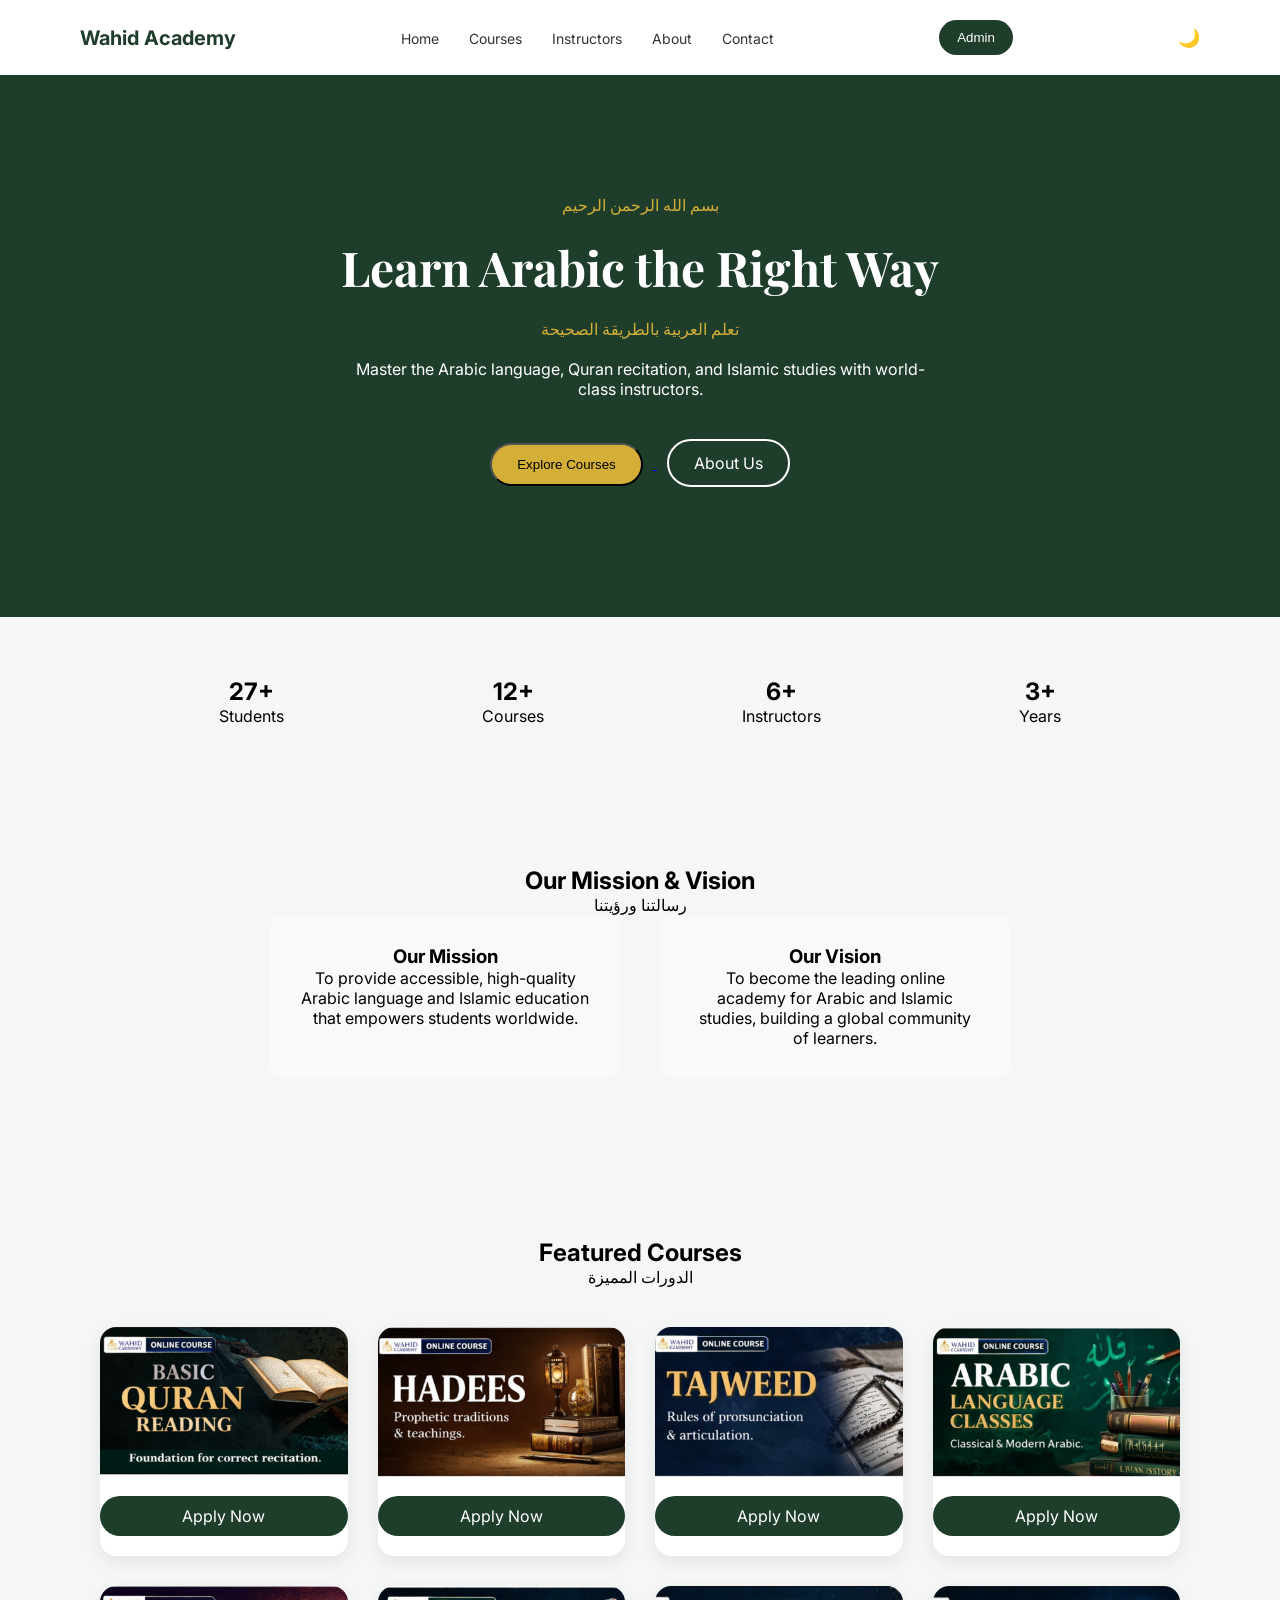
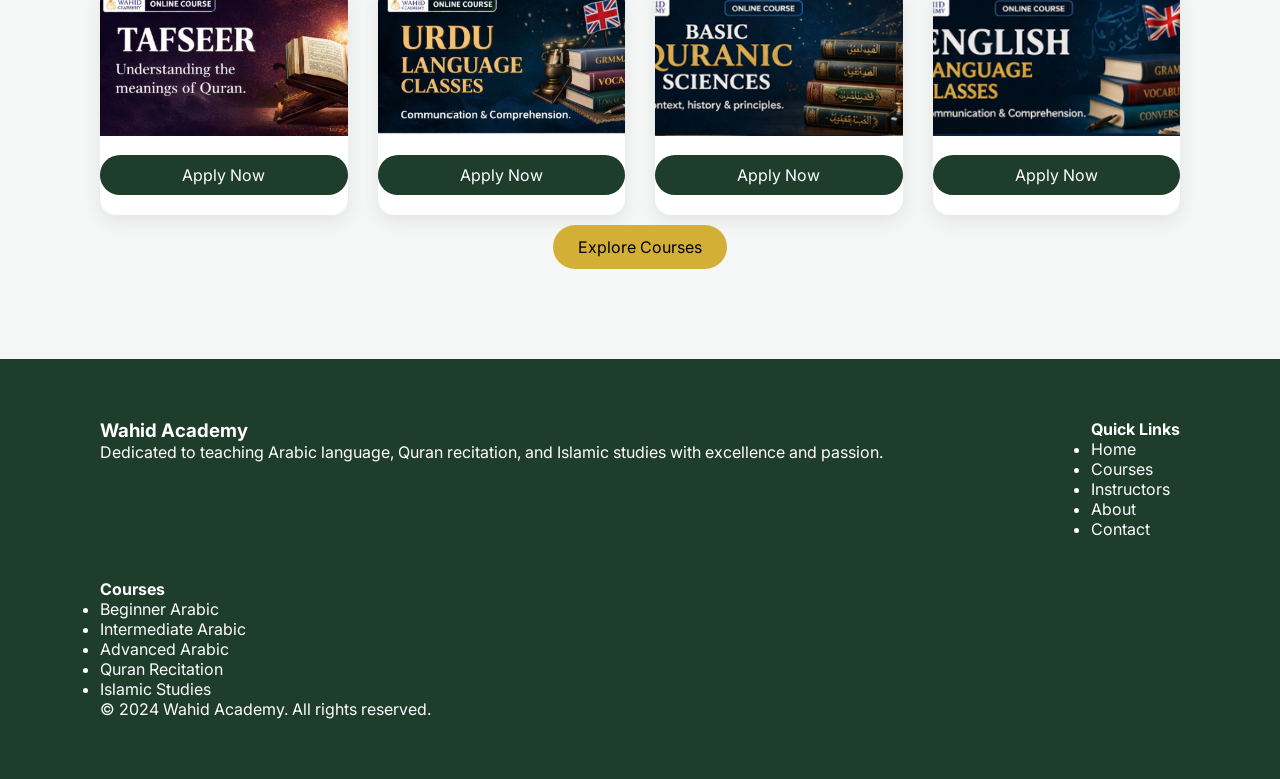
<file: index.html>
<!DOCTYPE html>
<html lang="en">
<head>
  <meta charset="UTF-8">
  <title>Wahid Academy.</title>

  <!-- Google Font -->
  <link href="https://fonts.googleapis.com/css2?family=Playfair+Display:wght@600&family=Inter&display=swap" rel="stylesheet">

  <link rel="stylesheet" href="style.css">
    <meta name="viewport" content="width=device-width, initial-scale=1.0">

</head>

<body>

<nav class="navbar">
  <div class="logo">Wahid Academy</div>

  <ul class="nav-links">
    <li><a href="index.html" class="nav-link home">Home</a></li>
    <li><a href="courses.html" class="nav-link courses">Courses</a></li>
    <li><a href="instructors.html" class="nav-link instructors">Instructors</a></li>
    <li><a href="about.html" class="nav-link about">About</a></li>
    <li><a href="contact.html" class="nav-link contact">Contact</a></li>
  </ul>

  <button class="admin-btn">Admin</button>
  <button id="darkToggle" class="dark-btn">🌙</button>
</nav>

  <!-- HERO SECTION -->
  <section class="hero">

    <p class="arabic-top">بسم الله الرحمن الرحيم</p>

    <h1>Learn Arabic the Right Way</h1>

    <p class="arabic-sub">تعلم العربية بالطريقة الصحيحة</p>

    <p class="description">
      Master the Arabic language, Quran recitation, and Islamic studies
      with world-class instructors.
    </p>

    <div class="hero-buttons">
<a href="courses.html">
  <button class="btn primary">Explore Courses</button>
</a><a href="about.html" class="btn outline">About Us</a>    </div>

  </section>



<!-- STATS -->
<section class="stats">

  <div class="stat">
    <h2>27+</h2>
    <p>Students</p>
  </div>

  <div class="stat">
    <h2>12+</h2>
    <p>Courses</p>
  </div>

  <div class="stat">
    <h2>6+</h2>
    <p>Instructors</p>
  </div>

  <div class="stat">
    <h2>3+</h2>
    <p>Years</p>
  </div>

</section>

<section class="mission-section">

  <h2 class="section-title">Our Mission & Vision</h2>
  <p class="arabic-title">رسالتنا ورؤيتنا</p>

  <div class="mission-cards">

    <div class="card mission">
      <h3>Our Mission</h3>
      <p>
        To provide accessible, high-quality Arabic language and Islamic education
        that empowers students worldwide.
      </p>
    </div>

    <div class="card vision">
      <h3>Our Vision</h3>
      <p>
        To become the leading online academy for Arabic and Islamic studies,
        building a global community of learners.
      </p>
    </div>

  </div>

</section>

<section class="courses-section">

  <h2 class="section-title">Featured Courses</h2>
  <p class="arabic-title">الدورات المميزة</p>

 <div class="courses-grid">

  <div class="course-card">
    <img src="images/quran.png">
<a href="https://forms.gle/CHpMtpKYuFc5ah2k8" target="_blank" class="apply-btn">
  Apply Now
</a></div>

  <div class="course-card">
    <img src="images/hadees.png">
<a href="https://forms.gle/CHpMtpKYuFc5ah2k8" target="_blank" class="apply-btn">
  Apply Now
</a>  </div>

  <div class="course-card">
    <img src="images/tajweed.png">
<a href="https://forms.gle/CHpMtpKYuFc5ah2k8" target="_blank" class="apply-btn">
  Apply Now
</a>  </div>

  <div class="course-card">
    <img src="images/arabic.png">
<a href="https://forms.gle/CHpMtpKYuFc5ah2k8" target="_blank" class="apply-btn">
  Apply Now
</a>  </div>

  <div class="course-card">
    <img src="images/tafseer.png">
<a href="https://forms.gle/CHpMtpKYuFc5ah2k8"target="_blank" class="apply-btn">
  Apply Now
</a>  </div>

  <div class="course-card">
    <img src="images/urdu.png">
<a href="https://forms.gle/CHpMtpKYuFc5ah2k8" target="_blank" class="apply-btn">
  Apply Now
</a>  </div>

  <div class="course-card">
    <img src="images/quranic.png">
<a href="https://forms.gle/CHpMtpKYuFc5ah2k8"target="_blank" class="apply-btn">
  Apply Now
</a>  </div>

  <div class="course-card">
    <img src="images/english.png">
<a href="https://forms.gle/CHpMtpKYuFc5ah2k8" target="_blank" class="apply-btn">
  Apply Now
</a>  </div>

</div>

<a href="courses.html" class="btn primary">Explore Courses</a>
</section>

<footer class="footer">

  <div class="footer-container">

    <!-- Left -->
    <div class="footer-col">
      <h3>Wahid Academy</h3>
      <p>
        Dedicated to teaching Arabic language, Quran recitation,
        and Islamic studies with excellence and passion.
      </p>
    </div>

    <!-- Middle -->
    <div class="footer-col">
      <h4>Quick Links</h4>
      <ul>
        <li>Home</li>
        <li>Courses</li>
        <li>Instructors</li>
        <li>About</li>
        <li>Contact</li>
      </ul>
    </div>

    <!-- Right -->
    <div class="footer-col">
      <h4>Courses</h4>
      <ul>
        <li>Beginner Arabic</li>
        <li>Intermediate Arabic</li>
        <li>Advanced Arabic</li>
        <li>Quran Recitation</li>
        <li>Islamic Studies</li>
      </ul>
    </div>

  </div>

  <div class="footer-bottom">
    © 2024 Wahid Academy. All rights reserved.
  </div>

</footer>





<script>
  const toggle = document.getElementById("darkToggle");

  toggle.addEventListener("click", () => {
    document.body.classList.toggle("dark");
  });
</script>




</body>
</html>
</file>
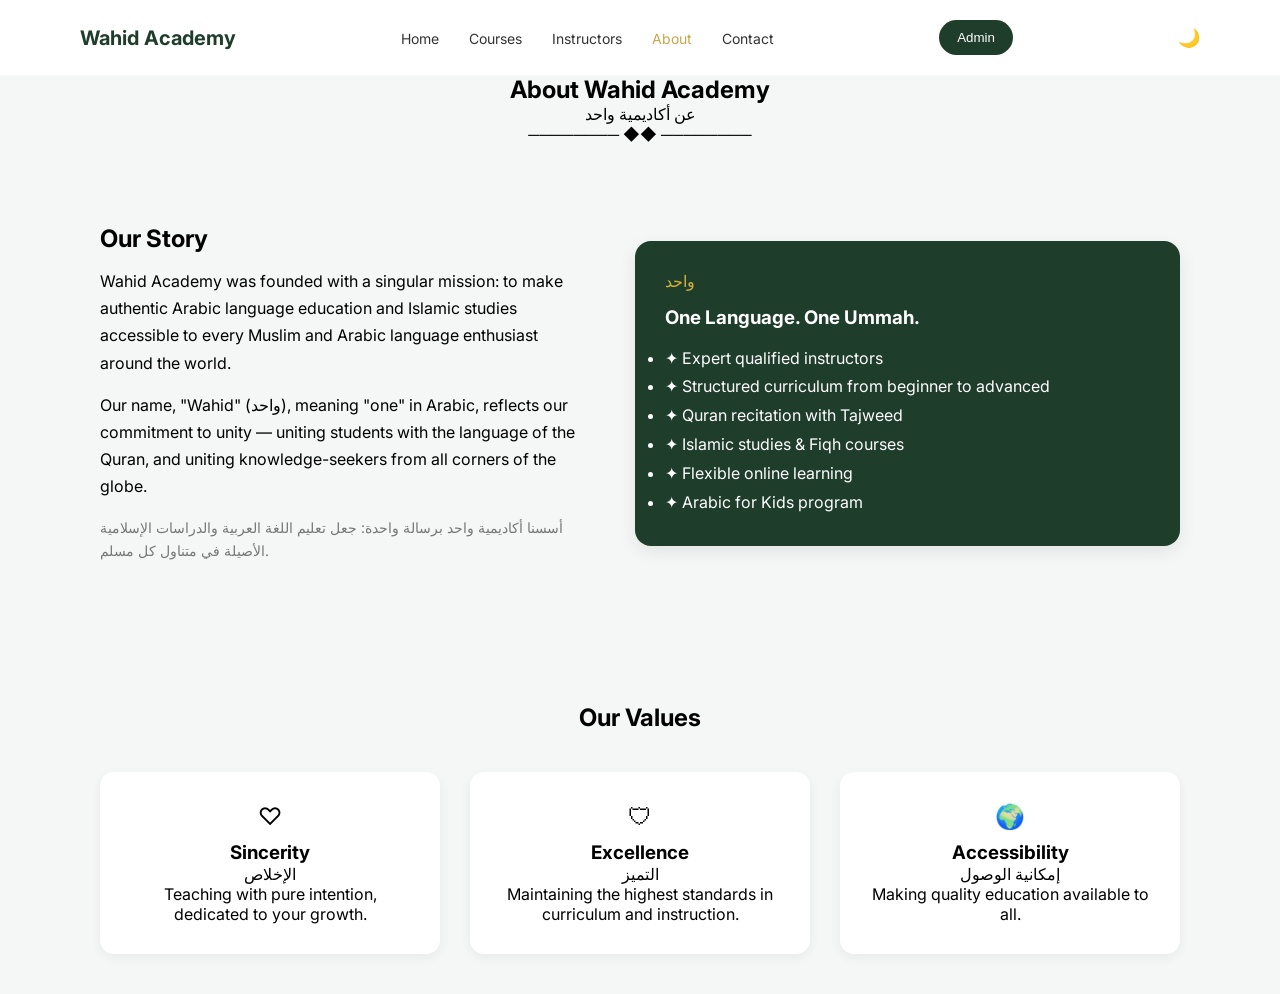
<file: about.html>
<!DOCTYPE html>
<html lang="en">
<head>
  <meta charset="UTF-8">
  <title>About Wahid Academy</title>

  <link href="https://fonts.googleapis.com/css2?family=Playfair+Display:wght@600&family=Inter&display=swap" rel="stylesheet">
  <link rel="stylesheet" href="style.css">
  <meta name="viewport" content="width=device-width, initial-scale=1.0">
</head>

<body>

<nav class="navbar">
  <div class="logo">Wahid Academy</div>

  <ul class="nav-links">
    <li><a href="index.html" class="nav-link home">Home</a></li>
    <li><a href="courses.html" class="nav-link courses">Courses</a></li>
    <li><a href="instructors.html" class="nav-link instructors">Instructors</a></li>
<li><a href="about.html" class="nav-link about active">About</a></li>    <li><a href="contact.html" class="nav-link contact">Contact</a></li>
  </ul>

<button class="admin-btn">Admin</button>
<button id="darkToggle" class="dark-btn">🌙</button></nav>
  

<section class="about-hero center">
  <h1>About Wahid Academy</h1>
  <p>عن أكاديمية واحد</p>
  <div class="about-divider">──────── ◆◆ ────────</div>
</section>

<section class="about-wrapper">

  <div class="about-container">

    <div class="about-text">
      <h2>Our Story</h2>

      <p>
        Wahid Academy was founded with a singular mission: to make authentic Arabic language education and Islamic studies accessible to every Muslim and Arabic language enthusiast around the world.
      </p>

      <p>
        Our name, "Wahid" (واحد), meaning "one" in Arabic, reflects our commitment to unity — uniting students with the language of the Quran, and uniting knowledge-seekers from all corners of the globe.
      </p>

      <p class="arabic-small">
        أسسنا أكاديمية واحد برسالة واحدة: جعل تعليم اللغة العربية والدراسات الإسلامية الأصيلة في متناول كل مسلم.
      </p>
    </div>

    <div class="about-card">
      <p class="arabic-top">واحد</p>
      <h3>One Language. One Ummah.</h3>

      <ul>
        <li>✦ Expert qualified instructors</li>
        <li>✦ Structured curriculum from beginner to advanced</li>
        <li>✦ Quran recitation with Tajweed</li>
        <li>✦ Islamic studies & Fiqh courses</li>
        <li>✦ Flexible online learning</li>
        <li>✦ Arabic for Kids program</li>
      </ul>
    </div>

  </div>

</section>

<section class="values-section center">
  <h2>Our Values</h2>
</section>

<section class="values-container">

  <div class="value-card">
    <div class="icon">♡</div>
    <h3>Sincerity</h3>
    <p class="arabic">الإخلاص</p>
    <p>Teaching with pure intention, dedicated to your growth.</p>
  </div>

  <div class="value-card">
    <div class="icon">🛡</div>
    <h3>Excellence</h3>
    <p class="arabic">التميز</p>
    <p>Maintaining the highest standards in curriculum and instruction.</p>
  </div>

  <div class="value-card">
    <div class="icon">🌍</div>
    <h3>Accessibility</h3>
    <p class="arabic">إمكانية الوصول</p>
    <p>Making quality education available to all.</p>
  </div>

</section>
<script>
  const toggle = document.getElementById("darkToggle");

  toggle.addEventListener("click", () => {
    document.body.classList.toggle("dark");
  });
</script>

</body>
</html>
</file>
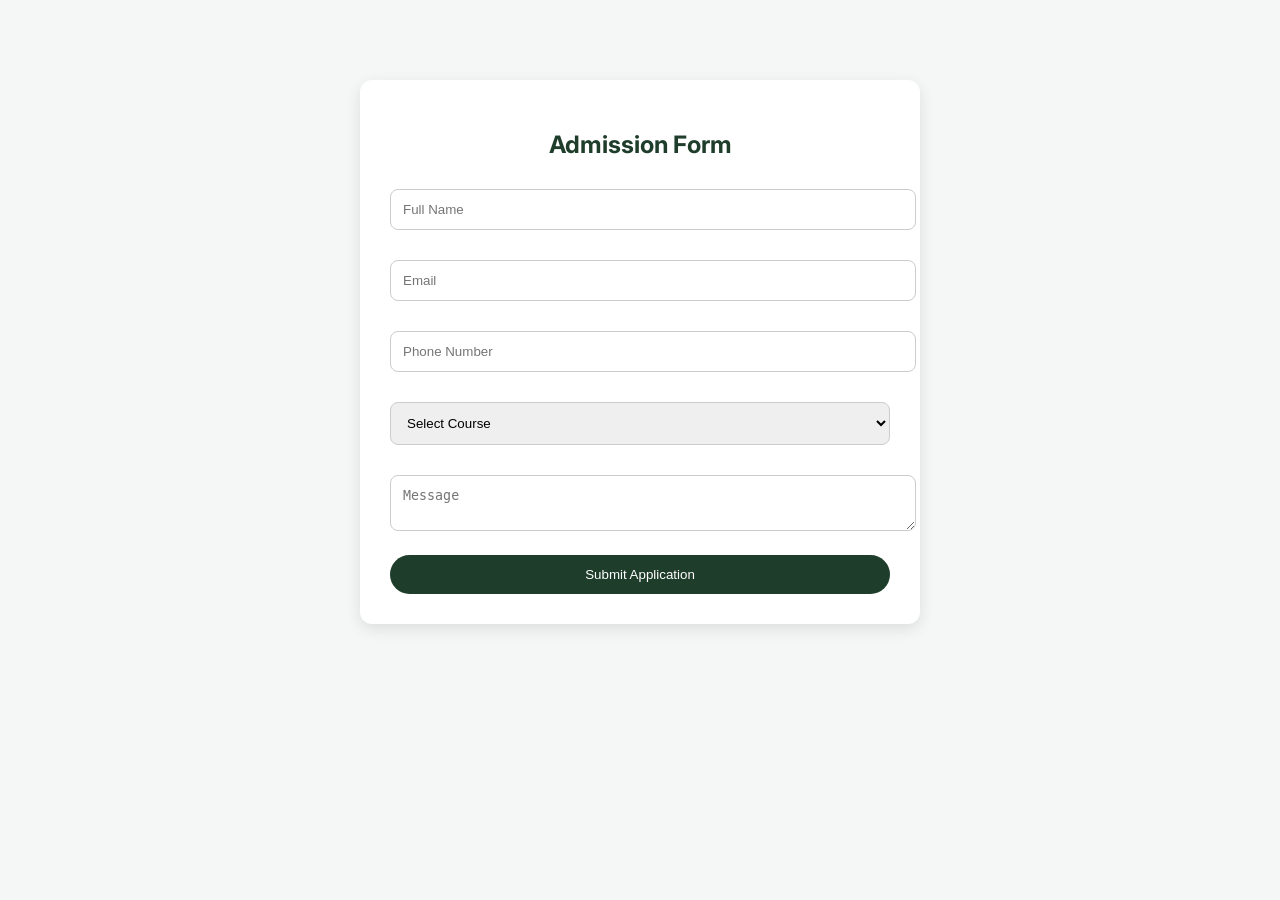
<file: addmission.html>
<!DOCTYPE html>
<html lang="en">
<head>
  <meta charset="UTF-8">
  <title>Admission Form</title>
  <meta name="viewport" content="width=device-width, initial-scale=1.0">

  <link href="https://fonts.googleapis.com/css2?family=Inter&display=swap" rel="stylesheet">

  <style>
    body {
      font-family: 'Inter', sans-serif;
      background: #f4f7f6;
      margin: 0;
    }

    .form-container {
      max-width: 500px;
      margin: 80px auto;
      background: #fff;
      padding: 30px;
      border-radius: 12px;
      box-shadow: 0 5px 15px rgba(0,0,0,0.1);
    }

    h2 {
      text-align: center;
      color: #1f3d2b;
    }

    input, select, textarea {
      width: 100%;
      padding: 12px;
      margin-top: 10px;
      margin-bottom: 20px;
      border-radius: 8px;
      border: 1px solid #ccc;
    }

    button {
      width: 100%;
      padding: 12px;
      background: #1f3d2b;
      color: white;
      border: none;
      border-radius: 25px;
      cursor: pointer;
    }

    button:hover {
      background: #caa64b;
      color: #000;
    }
  </style>
</head>

<body>

<div class="form-container">
  <h2>Admission Form</h2>

  <input type="text" placeholder="Full Name">
  <input type="email" placeholder="Email">
  <input type="tel" placeholder="Phone Number">

  <select>
    <option>Select Course</option>
    <option>Basic Quran Reading</option>
    <option>Tajweed</option>
    <option>Arabic Language</option>
  </select>

  <textarea placeholder="Message"></textarea>

  <button>Submit Application</button>
</div>

</body>
</html>
</file>
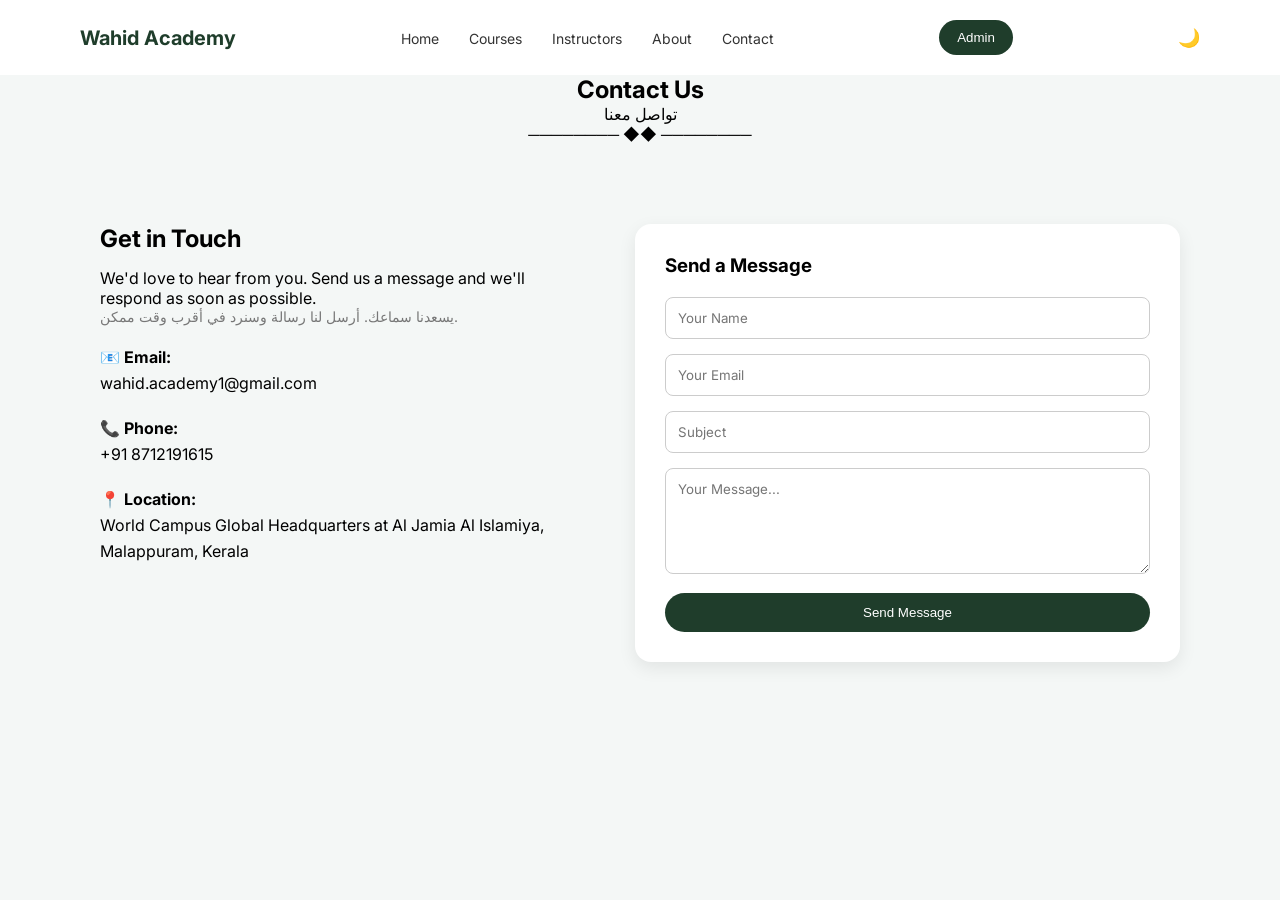
<file: contact.html>
<!DOCTYPE html>
<html lang="en">
<head>
  <meta charset="UTF-8">
  <title>Contact - Wahid Academy</title>

  <link href="https://fonts.googleapis.com/css2?family=Playfair+Display:wght@600&family=Inter&display=swap" rel="stylesheet">
  <link rel="stylesheet" href="style.css">
    <meta name="viewport" content="width=device-width, initial-scale=1.0">

</head>

<body>

<nav class="navbar">
  <div class="logo">Wahid Academy</div>

  <ul class="nav-links">
    <li><a href="index.html" class="nav-link home">Home</a></li>
    <li><a href="courses.html" class="nav-link courses">Courses</a></li>
    <li><a href="instructors.html" class="nav-link instructors">Instructors</a></li>
    <li><a href="about.html" class="nav-link about">About</a></li>
    <li><a href="contact.html" class="nav-link contact">Contact</a></li>
  </ul>

  <button class="admin-btn">Admin</button>
    <button id="darkToggle" class="dark-btn">🌙</button>

</nav>
<section class="about-hero center">
  <h1>Contact Us</h1>
  <p>تواصل معنا</p>
  <div class="about-divider">──────── ◆◆ ────────</div>
</section>

<section class="contact-wrapper">

  <div class="contact-container">

    <!-- LEFT INFO -->
    <div class="contact-info">
      <h2>Get in Touch</h2>
      <p>
        We'd love to hear from you. Send us a message and we'll respond as soon as possible.
      </p>

      <p class="arabic-small">
        يسعدنا سماعك. أرسل لنا رسالة وسنرد في أقرب وقت ممكن.
      </p>

      <div class="contact-item">
        📧 <strong>Email:</strong><br>
        wahid.academy1@gmail.com
      </div>

      <div class="contact-item">
        📞 <strong>Phone:</strong><br>
        +91 8712191615
      </div>

      <div class="contact-item">
        📍 <strong>Location:</strong><br>
        World Campus Global Headquarters at Al Jamia Al Islamiya, Malappuram, Kerala
      </div>
    </div>

    <!-- RIGHT FORM -->
    <div class="contact-form">

      <h3>Send a Message</h3>

      <form>
        <input type="text" placeholder="Your Name" required>
        <input type="email" placeholder="Your Email" required>
        <input type="text" placeholder="Subject">

        <textarea placeholder="Your Message..." rows="5"></textarea>

        <button type="submit">Send Message</button>
      </form>

    </div>

  </div>

</section>

</section>

<script>
  const toggle = document.getElementById("darkToggle");

  toggle.addEventListener("click", () => {
    document.body.classList.toggle("dark");
  });
</script>


</body>
</html>
</file>
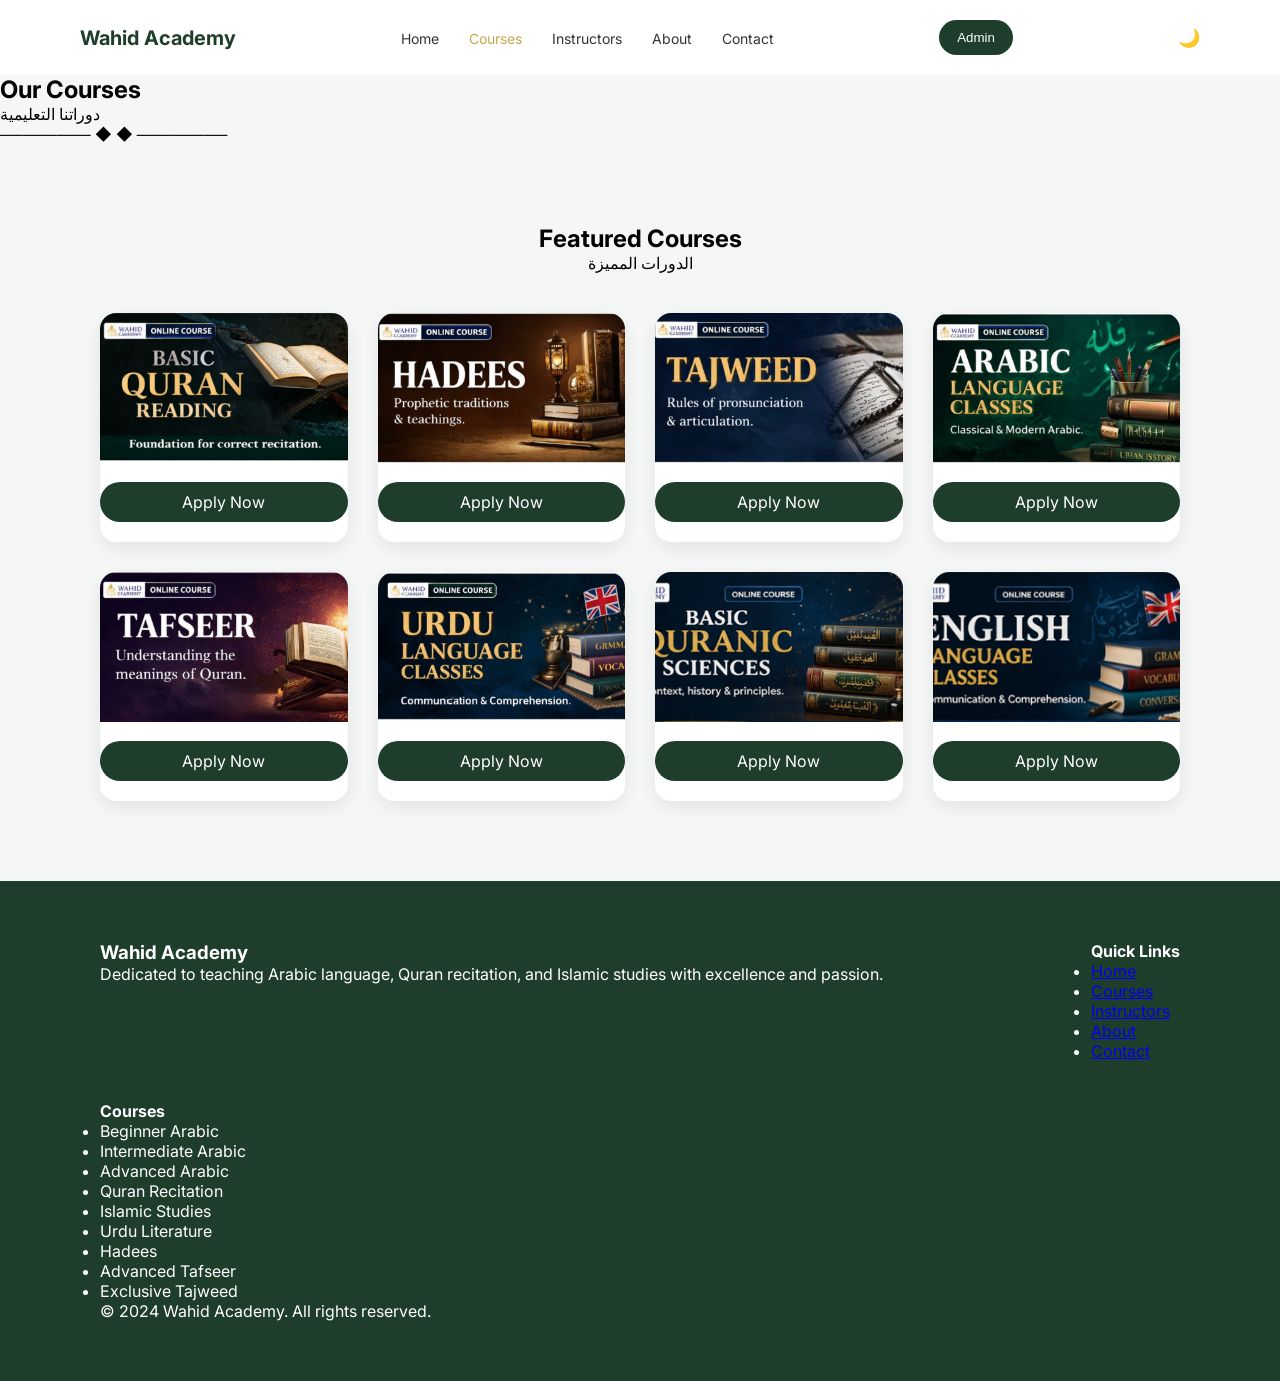
<file: courses.html>
<!DOCTYPE html>
<html lang="en">
<head>
  <meta charset="UTF-8">
  <title>Courses - Wahid Academy</title>

  <link href="https://fonts.googleapis.com/css2?family=Playfair+Display:wght@600&family=Inter&display=swap" rel="stylesheet">
  <link rel="stylesheet" href="style.css">
  <meta name="viewport" content="width=device-width, initial-scale=1.0">
</head>

<body>

<nav class="navbar">
  <div class="logo">Wahid Academy</div>

  <ul class="nav-links">
    <li><a href="index.html" class="nav-link home">Home</a></li>
    <li><a href="courses.html" class="nav-link courses active">Courses</a></li>
    <li><a href="instructors.html" class="nav-link instructors">Instructors</a></li>
    <li><a href="about.html" class="nav-link about">About</a></li>
    <li><a href="contact.html" class="nav-link contact">Contact</a></li>
  </ul>

  <button class="admin-btn">Admin</button>
  <button id="darkToggle" class="dark-btn">🌙</button>
</nav>

<!-- HERO -->
<section class="about-hero">
  <h1>Our Courses</h1>
  <p>دوراتنا التعليمية</p>
  <div class="about-divider">──────── ◆ ◆ ────────</div>
</section>

<section class="courses-section">

  <h2 class="section-title">Featured Courses</h2>
  <p class="arabic-title">الدورات المميزة</p>

  <div class="courses-grid">

    <div class="course-card">
    <img src="images/quran.png">
     <a href="https://forms.gle/CHpMtpKYuFc5ah2k8" target="_blank" class="apply-btn">Apply Now</a>
    </div>

    <div class="course-card">
      <img src="images/hadees.png"> 
      <a href="https://forms.gle/CHpMtpKYuFc5ah2k8" target="_blank" class="apply-btn">Apply Now</a>
    </div>

    <div class="course-card">
      <img src="images/tajweed.png"> 
      <a href="https://forms.gle/CHpMtpKYuFc5ah2k8" target="_blank" class="apply-btn">Apply Now</a>
    </div>

    <div class="course-card">
      <img src="images/arabic.png"> 
      <a href="https://forms.gle/CHpMtpKYuFc5ah2k8" target="_blank" class="apply-btn">Apply Now</a>
    </div>

    <div class="course-card">
      <img src="images/tafseer.png"> 
      <a href="https://forms.gle/CHpMtpKYuFc5ah2k8" target="_blank" class="apply-btn">Apply Now</a>
    </div>

    <div class="course-card">
      <img src="images/urdu.png">
      <a href="https://forms.gle/CHpMtpKYuFc5ah2k8" target="_blank" class="apply-btn">Apply Now</a>
    </div>

    <div class="course-card">
      <img src="images/quranic.png">
      <a href="https://forms.gle/CHpMtpKYuFc5ah2k8" target="_blank" class="apply-btn">Apply Now</a>
    </div>

    <div class="course-card">
      <img src="images/english.png"> 
      <a href="https://forms.gle/CHpMtpKYuFc5ah2k8" target="_blank" class="apply-btn">Apply Now</a>
    </div>

  </div>

</section>

<!-- FOOTER -->
<footer class="footer">

  <div class="footer-container">

    <div class="footer-col">
      <h3>Wahid Academy</h3>
      <p>
        Dedicated to teaching Arabic language, Quran recitation,
        and Islamic studies with excellence and passion.
      </p>
    </div>

    <div class="footer-col">
      <h4>Quick Links</h4>
      <ul>
        <li><a href="index.html">Home</a></li>
        <li><a href="courses.html">Courses</a></li>
        <li><a href="instructors.html">Instructors</a></li>
        <li><a href="about.html">About</a></li>
        <li><a href="contact.html">Contact</a></li>
      </ul>
    </div>

    <div class="footer-col">
      <h4>Courses</h4>
      <ul>
        <li>Beginner Arabic</li>
        <li>Intermediate Arabic</li>
        <li>Advanced Arabic</li>
        <li>Quran Recitation</li>
        <li>Islamic Studies</li>
        <li>Urdu Literature</li>
        <li>Hadees</li>
        <li>Advanced Tafseer</li>
        <li>Exclusive Tajweed</li>
      </ul>
    </div>

  </div>

  <div class="footer-bottom">
    © 2024 Wahid Academy. All rights reserved.
  </div>

</footer>

<script>
  const toggle = document.getElementById("darkToggle");

  // Load saved dark mode when page opens
  if (localStorage.getItem("darkMode") === "enabled") {
    document.body.classList.add("dark");
  }

  toggle.addEventListener("click", () => {
    document.body.classList.toggle("dark");

    // Save mode
    if (document.body.classList.contains("dark")) {
      localStorage.setItem("darkMode", "enabled");
    } else {
      localStorage.setItem("darkMode", "disabled");
    }
  });
</script>

</body>
</html>
</file>
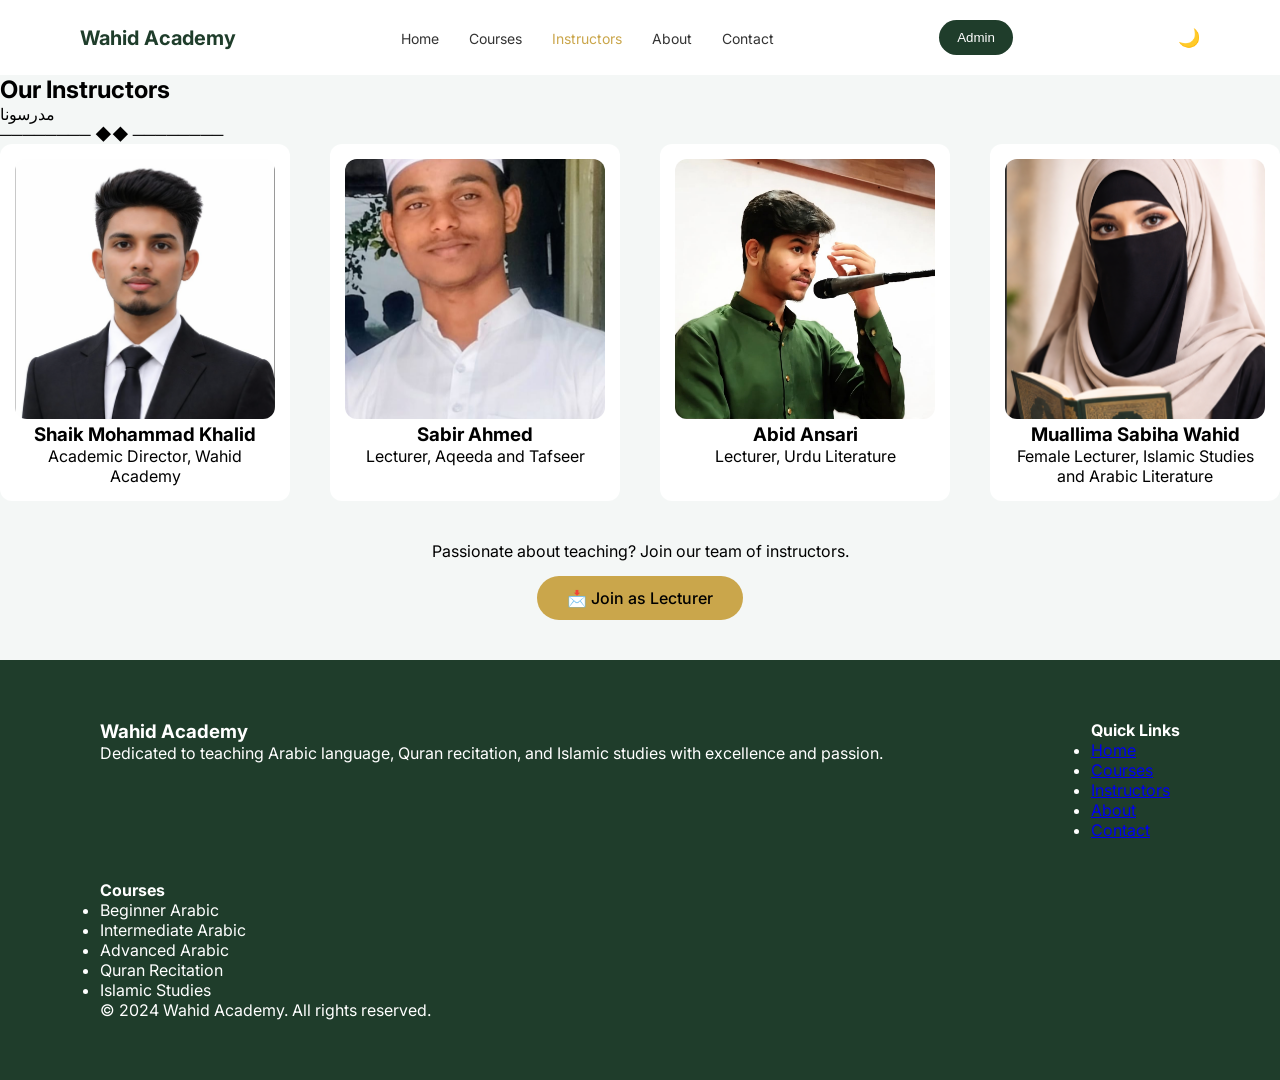
<file: instructors.html>
<!DOCTYPE html>
<html lang="en">
<head>
  <meta charset="UTF-8">
  <title>Instructors - Wahid Academy</title>

  <link href="https://fonts.googleapis.com/css2?family=Playfair+Display:wght@600&family=Inter&display=swap" rel="stylesheet">
  <link rel="stylesheet" href="style.css">
  <meta name="viewport" content="width=device-width, initial-scale=1.0">
</head>

<body>

<nav class="navbar">
  <div class="logo">Wahid Academy</div>

  <ul class="nav-links">
    <li><a href="index.html">Home</a></li>
    <li><a href="courses.html">Courses</a></li>
    <li><a href="instructors.html" class="active">Instructors</a></li>
    <li><a href="about.html">About</a></li>
    <li><a href="contact.html">Contact</a></li>
  </ul>

  <button class="admin-btn">Admin</button>
  <button id="darkToggle" class="dark-btn">🌙</button>
</nav>

<!-- HERO -->
<section class="about-hero">
  <h1>Our Instructors</h1>
  <p>مدرسونا</p>
  <div class="about-divider">──────── ◆◆ ────────</div>
</section>

<!-- INSTRUCTORS -->
<section class="instructors-section">

  <div class="instructors-grid">

    <div class="instructor-card">
      <img src="images/khalid.jpeg" alt="Khalid">
      <h3>Shaik Mohammad Khalid</h3>
      <p>Academic Director, Wahid Academy</p>
    </div>

    <div class="instructor-card">
      <img src="images/sabir.jpeg" alt="Sabir">
      <h3>Sabir Ahmed</h3>
      <p>Lecturer, Aqeeda and Tafseer</p>
    </div>

    <div class="instructor-card">
      <img src="images/abid.jpeg" alt="Abid">
      <h3>Abid Ansari</h3>
      <p>Lecturer, Urdu Literature</p>
    </div>

    <div class="instructor-card">
      <img src="images/wahida.png" alt="Sabiha Wahid">
      <h3>Muallima Sabiha Wahid</h3>
      <p>Female Lecturer, Islamic Studies and Arabic Literature</p>
    </div>

  </div>

</section>

<!-- JOIN SECTION -->
<section class="join-lecturer">
  <p class="join-text">
    Passionate about teaching? Join our team of instructors.
  </p>

  <a href="https://forms.gle/RiRn2V5D56Ga1NVm8" target="_blank" class="join-btn">
    📩 Join as Lecturer
  </a>
</section>

<!-- FOOTER -->
<footer class="footer">

  <div class="footer-container">

    <div class="footer-col">
      <h3>Wahid Academy</h3>
      <p>
        Dedicated to teaching Arabic language, Quran recitation,
        and Islamic studies with excellence and passion.
      </p>
    </div>

    <div class="footer-col">
      <h4>Quick Links</h4>
      <ul>
        <li><a href="index.html">Home</a></li>
        <li><a href="courses.html">Courses</a></li>
        <li><a href="instructors.html">Instructors</a></li>
        <li><a href="about.html">About</a></li>
        <li><a href="contact.html">Contact</a></li>
      </ul>
    </div>

    <div class="footer-col">
      <h4>Courses</h4>
      <ul>
        <li>Beginner Arabic</li>
        <li>Intermediate Arabic</li>
        <li>Advanced Arabic</li>
        <li>Quran Recitation</li>
        <li>Islamic Studies</li>
      </ul>
    </div>

  </div>

  <div class="footer-bottom">
    © 2024 Wahid Academy. All rights reserved.
  </div>

</footer>
<script>
  const toggle = document.getElementById("darkToggle");

  // Load saved mode when page opens
  if (localStorage.getItem("darkMode") === "enabled") {
    document.body.classList.add("dark");
  }

  toggle.addEventListener("click", () => {
    document.body.classList.toggle("dark");

    // Save mode
    if (document.body.classList.contains("dark")) {
      localStorage.setItem("darkMode", "enabled");
    } else {
      localStorage.setItem("darkMode", "disabled");
    }
  });
</script>

</body>
</html>
</file>
<file: style.css>
/* ================= RESET ================= */
* {
  margin: 0;
  padding: 0;
  box-sizing: border-box;
}

body {
  font-family: 'Inter', sans-serif;
  background-color: #f4f7f6;
}

/* ================= NAVBAR ================= */
.navbar {
  display: flex;
  justify-content: space-between;
  align-items: center;
  padding: 20px 80px;
  background: #ffffff;
}

.logo {
  font-weight: bold;
  font-size: 20px;
  color: #1f3d2b;
}

.nav-links {
  list-style: none;
  display: flex;
  gap: 30px;
}

.nav-links a {
  text-decoration: none;
  color: #333;
  position: relative;
  font-size: 14px;
}

/* hover underline */
.nav-links a::after {
  content: "";
  position: absolute;
  width: 0%;
  height: 2px;
  left: 0;
  bottom: -3px;
  background: #caa64b;
  transition: 0.3s;
}

.nav-links a:hover::after {
  width: 100%;
}

.nav-links a.active {
  color: #caa64b;
}

.admin-btn {
  background: #1f3d2b;
  color: white;
  border: none;
  padding: 10px 18px;
  border-radius: 20px;
  cursor: pointer;
}

.dark-btn {
  background: transparent;
  border: none;
  font-size: 18px;
  cursor: pointer;
}

/* ================= HERO ================= */
.hero {
  background: #1f3d2b;
  color: white;
  text-align: center;
  padding: 120px 20px;
}

.hero h1 {
  font-family: 'Playfair Display', serif;
  font-size: 48px;
  margin: 20px 0;
}

.arabic-top,
.arabic-sub {
  color: #d4af37;
}

.description {
  max-width: 600px;
  margin: 20px auto;
}

.hero-buttons {
  margin-top: 30px;
}

.btn {
  padding: 12px 25px;
  margin: 10px;
  border-radius: 25px;
  text-decoration: none;
  display: inline-block;
  transition: 0.3s;
}

.btn:hover {
  transform: translateY(-2px);
}

.primary {
  background: #d4af37;
  color: black;
}

.outline {
  border: 2px solid white;
  color: white;
}

/* ================= STATS ================= */
.stats {
  display: flex;
  justify-content: space-around;
  padding: 60px 120px;
  text-align: center;
}

/* ================= MISSION ================= */
.mission-section {
  padding: 80px 100px;
  text-align: center;
}

.mission-cards {
  display: flex;
  gap: 40px;
  justify-content: center;
}

.card {
  background: #f9f9f9;
  padding: 30px;
  border-radius: 12px;
  width: 350px;
}

/* ================= COURSES ================= */
.courses-section {
  padding: 80px 100px;
  text-align: center;
}

.courses-grid {
  display: grid;
  grid-template-columns: repeat(4, 1fr);
  gap: 30px;
  margin-top: 40px;
}

.course-card {
  background: #fff;
  border-radius: 16px;
  overflow: hidden;
  box-shadow: 0 6px 18px rgba(0,0,0,0.08);
  transition: 0.3s;
}

.course-card:hover {
  transform: translateY(-10px);
}
.course-card {
  overflow: hidden;
}

.course-card img {
  width: 120%;
  height: 150px;
  object-fit: cover;
  object-position: right center;
  transform: translateX(0%);
}


/* OPTIONAL FINE-TUNE */
.course-card:nth-child(1) img { object-position: 80% center; }
.course-card:nth-child(2) img { object-position: 90% center; }

.apply-btn {
  display: block;
  margin: 15px auto 20px;
  padding: 10px 22px;
  background: #1f3d2b;
  color: #fff;
  border-radius: 25px;
  text-decoration: none;
}

.apply-btn:hover {
  background: #caa64b;
  color: black;
}

/* ================= INSTRUCTORS ================= */
.instructors-grid {
  display: grid;
  grid-template-columns: repeat(4, 1fr);
  gap: 40px;
}

.instructor-card {
  background: #fff;
  padding: 15px;
  border-radius: 12px;
  text-align: center;
}

.instructor-card img {
  width: 100%;
  height: 260px;
  object-fit: cover;
}

/* ================= ABOUT ================= */
.about-container {
  display: flex;
  justify-content: space-between;
  gap: 40px;
}

.about-card {
  background: #fff;
  padding: 25px;
  border-radius: 12px;
  box-shadow: 0 6px 18px rgba(0,0,0,0.08);
}

/* ================= VALUES ================= */
.values-container {
  display: grid;
  grid-template-columns: repeat(3, 1fr);
  gap: 30px;
  padding: 40px 100px;
}

.value-card {
  background: white;
  padding: 25px;
  border-radius: 12px;
  text-align: center;
  box-shadow: 0 4px 12px rgba(0,0,0,0.05);
  transition: 0.3s;
}

.value-card:hover {
  transform: translateY(-5px);
}

/* ================= FOOTER ================= */
.footer {
  background: #1f3d2b;
  color: #fff;
  padding: 60px 100px;
}

.footer-container {
  display: flex;
  justify-content: space-between;
  gap: 40px;
  flex-wrap: wrap;
}

/* ================= MOBILE ================= */
@media (max-width: 768px) {

  body {
    padding: 0 10px;
  }

  h1 { font-size: 28px; }
  h2 { font-size: 22px; }
  p { font-size: 14px; }

  /* NAVBAR */
  .navbar {
    flex-direction: column;
    padding: 15px;
  }

  .nav-links {
    flex-wrap: wrap;
    justify-content: center;
    gap: 15px;
  }

  /* HERO */
  .hero {
    padding: 70px 15px;
  }

  .hero-buttons {
    display: flex;
    flex-direction: column;
    gap: 12px;
  }

  .hero-buttons .btn {
    width: 85%;
    max-width: 300px;
    margin: 0 auto;
  }

  /* STATS */
  .stats {
    flex-direction: column;
    gap: 20px;
    padding: 40px 10px;
  }

  /* MISSION */
  .mission-section {
    padding: 40px 15px;
  }

  .mission-cards {
    flex-direction: column;
  }

  .card {
    width: 100%;
  }

  /* COURSES */
  .courses-section {
    padding: 40px 15px;
  }

  .courses-grid {
    grid-template-columns: 1fr;
  }

  /* INSTRUCTORS */
  .instructors-grid {
    grid-template-columns: 1fr;
  }

  .instructor-card {
    max-width: 320px;
    margin: 0 auto;
  }

  /* ABOUT */
  .about-container {
    flex-direction: column;
  }

  /* VALUES */
  .values-container {
    grid-template-columns: 1fr;
    padding: 20px;
  }

  /* FOOTER */
  .footer {
    padding: 40px 20px;
    text-align: center;
  }
}

.instructor-card {
  text-align: center;
  transition: 0.3s;
}

.instructor-card img {
  width: 100%;
  height: 260px;
  object-fit: cover;
  border-radius: 12px;
}
@media (max-width: 768px) {
  .instructors-grid {
    grid-template-columns: 1fr;
  }
}

.join-lecturer {
  text-align: center;
  padding: 40px 20px;
}

.join-btn {
  display: inline-block;
  margin-top: 15px;
  padding: 12px 30px;
  background: #caa64b;
  color: black;
  border-radius: 25px;
  text-decoration: none;
  font-weight: 500;
}

.join-btn:hover {
  background: #1f3d2b;
  color: white;
}

/* CONTAINER */
.about-wrapper {
  padding: 80px 100px;
}

.center {
  text-align: center;
}

/* ABOUT LAYOUT */
.about-container {
  display: flex;
  gap: 50px;
  align-items: center;
  justify-content: space-between;
}

.about-text {
  flex: 1;
}

.about-text p {
  margin-top: 15px;
  line-height: 1.7;
}

.arabic-small {
  font-size: 14px;
  color: #777;
}

/* SIDE CARD */
.about-card {
  flex: 1;
  background: #1f3d2b;
  color: white;
  padding: 30px;
  border-radius: 16px;
}

.about-card h3 {
  margin: 15px 0;
}

.about-card ul {
  margin-top: 15px;
  line-height: 1.8;
}

/* VALUES */
.values-section {
  margin-top: 60px;
}

.values-container {
  display: grid;
  grid-template-columns: repeat(3, 1fr);
  gap: 30px;
  padding: 40px 100px;
}

.value-card {
  background: white;
  padding: 30px;
  border-radius: 14px;
  text-align: center;
  transition: 0.3s;
  box-shadow: 0 4px 12px rgba(0,0,0,0.05);
}

.value-card:hover {
  transform: translateY(-8px);
}

.value-card .icon {
  font-size: 24px;
  margin-bottom: 10px;
}

/* MOBILE */
@media (max-width: 768px) {
  .about-container {
    flex-direction: column;
  }

  .values-container {
    grid-template-columns: 1fr;
    padding: 20px;
  }

  .about-wrapper {
    padding: 40px 20px;
  }
}

/* CONTACT */
.contact-wrapper {
  padding: 80px 100px;
}

.contact-container {
  display: flex;
  gap: 50px;
  justify-content: space-between;
}

/* LEFT SIDE */
.contact-info {
  flex: 1;
}

.contact-info h2 {
  margin-bottom: 15px;
}

.contact-item {
  margin-top: 20px;
  line-height: 1.6;
}

/* RIGHT FORM */
.contact-form {
  flex: 1;
  background: white;
  padding: 30px;
  border-radius: 16px;
  box-shadow: 0 6px 18px rgba(0,0,0,0.08);
}

.contact-form h3 {
  margin-bottom: 20px;
}

.contact-form input,
.contact-form textarea {
  width: 100%;
  padding: 12px;
  margin-bottom: 15px;
  border-radius: 8px;
  border: 1px solid #ccc;
  font-family: 'Inter', sans-serif;
}

.contact-form button {
  width: 100%;
  padding: 12px;
  background: #1f3d2b;
  color: white;
  border: none;
  border-radius: 25px;
  cursor: pointer;
}

.contact-form button:hover {
  background: #caa64b;
  color: black;
}

/* MOBILE */
@media (max-width: 768px) {
  .contact-container {
    flex-direction: column;
  }

  .contact-wrapper {
    padding: 40px 20px;
  }
}

/* ================= DARK MODE ================= */

body.dark {
  background-color: #121212;
  color: #ffffff;
}

/* NAVBAR */
body.dark .navbar {
  background: #1f1f1f;
}

body.dark .nav-links a {
  color: #ddd;
}

/* CARDS */
body.dark .card,
body.dark .course-card,
body.dark .instructor-card,
body.dark .value-card,
body.dark .about-card,
body.dark .contact-form {
  background: #1e1e1e;
  color: white;
}

/* HERO */
body.dark .hero,
body.dark .about-hero {
  background: #163524;
}

/* FOOTER */
body.dark .footer {
  background: #0f2419;
}

/* INPUTS */
body.dark input,
body.dark textarea {
  background: #2a2a2a;
  color: white;
  border: 1px solid #555;
}

/* BUTTON */
body.dark .apply-btn,
body.dark .join-btn {
  background: #caa64b;
  color: black;
}
</file>
